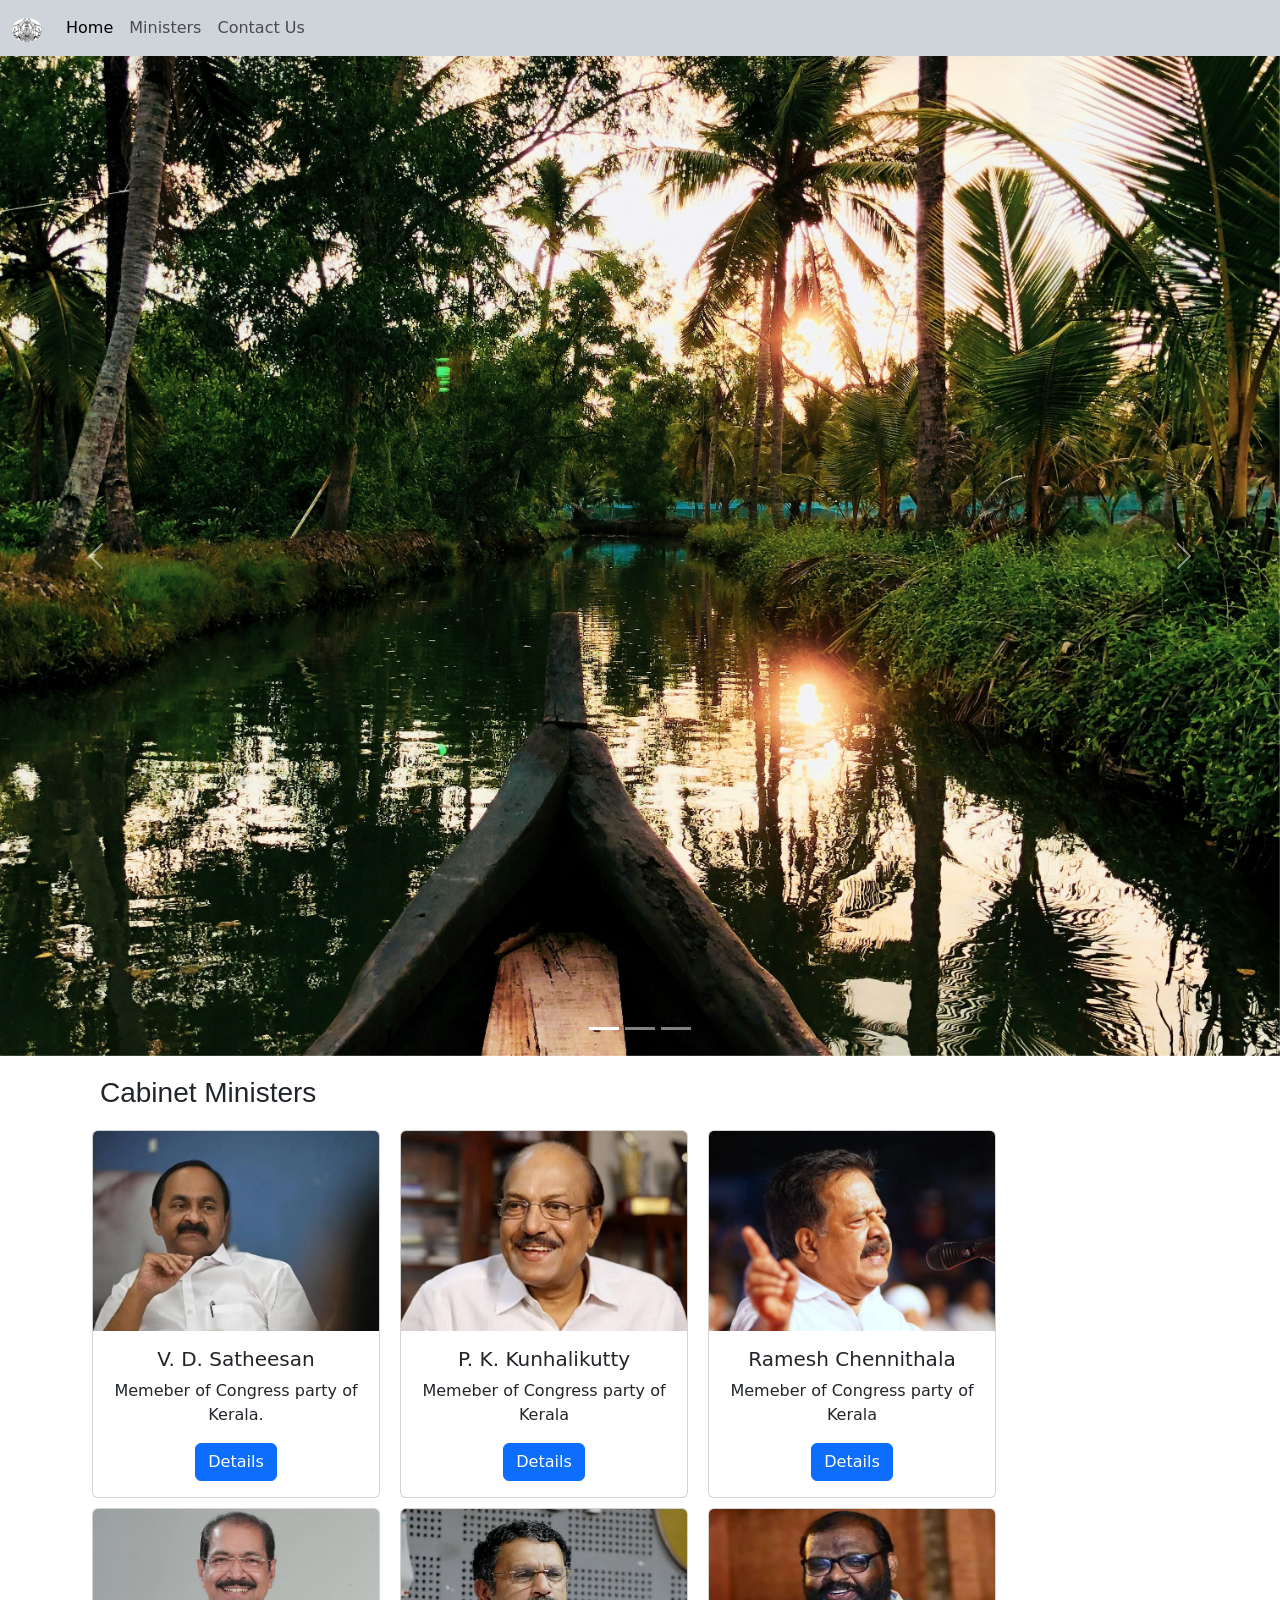
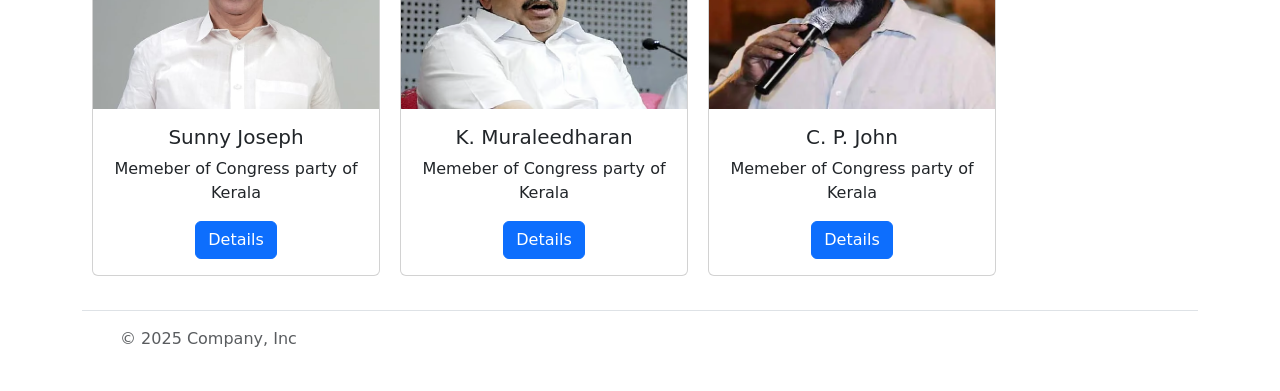
<file: Task/index.html>
<!DOCTYPE html>
<html lang="en">
<head>
    <meta charset="UTF-8">
    <meta name="viewport" content="width=device-width, initial-scale=1.0">
    <link rel="stylesheet" href="styles.css">
     <link href="https://cdn.jsdelivr.net/npm/bootstrap@5.3.8/dist/css/bootstrap.min.css" rel="stylesheet" integrity="sha384-sRIl4kxILFvY47J16cr9ZwB07vP4J8+LH7qKQnuqkuIAvNWLzeN8tE5YBujZqJLB" crossorigin="anonymous">
    <title>Kerala Ministry services</title>
</head>
<body>
<!-- This is the navigation bar -->
<nav class="navbar navbar-expand-lg bg-dark-subtle">    
  <div class="container-fluid">
    <a class="navbar-brand" href="#"><img src="./keralagov.jpg" alt="Bootstrap" width="30" height="24"></a>
        <button class="navbar-toggler" type="button" data-bs-toggle="collapse" data-bs-target="#navbarSupportedContent" aria-controls="navbarSupportedContent" aria-expanded="false" aria-label="Toggle navigation">
            <span class="navbar-toggler-icon"></span>
        </button>
    <div class="collapse navbar-collapse" id="navbarSupportedContent">
      <ul class="navbar-nav me-auto mb-2 mb-lg-0">
        <li class="nav-item">
          <a class="nav-link active" aria-current="page" href="#">Home</a>
        </li>
          <li class="nav-item">
          <a class="nav-link" href="#cabinet-ministers">Ministers</a>
        </li>
           </li>
          <li class="nav-item">
          <a class="nav-link" href="/Task/contactuspage/contactus.html">Contact Us</a>
        </li>
      </ul>      
    </div>
   </div>
</nav> 

<!-- This is the home section, it contains carousal  that displays the images of kerala -->
<div id="carouselExampleIndicators" class="carousel slide">
  <div class="carousel-indicators">
    <button type="button" data-bs-target="#carouselExampleIndicators" data-bs-slide-to="0" class="active" aria-current="true" aria-label="Slide 1"></button>
    <button type="button" data-bs-target="#carouselExampleIndicators" data-bs-slide-to="1" aria-label="Slide 2"></button>
    <button type="button" data-bs-target="#carouselExampleIndicators" data-bs-slide-to="2" aria-label="Slide 3"></button>
  </div>
  <div class="carousel-inner">
    <div class="carousel-item active">
      <img src="./ajmal-mk-pfLyzuGfofY-unsplash.jpg" class="d-block w-100" alt="...">
    </div>
    <div class="carousel-item">
      <img src="./divyanshi-verma-h3SyJYsqYSo-unsplash.jpg" class="d-block w-100" alt="...">
    </div>
    <div class="carousel-item">
      <img src="./navi-lotbFfrhm5Q-unsplash.jpg" class="d-block w-100" alt="...">
    </div>
  </div>
  <button class="carousel-control-prev" type="button" data-bs-target="#carouselExampleIndicators" data-bs-slide="prev">
    <span class="carousel-control-prev-icon" aria-hidden="true"></span>
    <span class="visually-hidden">Previous</span>
  </button>
  <button class="carousel-control-next" type="button" data-bs-target="#carouselExampleIndicators" data-bs-slide="next">
    <span class="carousel-control-next-icon" aria-hidden="true"></span>
    <span class="visually-hidden">Next</span>
  </button>
</div>

<!-- Minister Card -->
 <div id="cabinet-ministers" class="minister-heading">
  <h3>Cabinet Ministers</h3>
 </div>
 <div class="container text-center">
  <div class="row g-0"> 
    <div class="card" style="width: 18rem;">
      <img src="./Ministers/VD satheeshan.webp" class="card-img-top" alt="...">
      <div class="card-body">
        <h5 class="card-title">V. D. Satheesan</h5>
        <p class="card-text">Memeber of Congress party of Kerala.</p>
        <a href="/Task/ministerpage/VDsatheeshan.html" class="btn btn-primary">Details</a>
    </div>
    </div>
    <div class="card" style="width: 18rem;">
  <img src="./Ministers/P. K. Kunhalikutty.webp" class="card-img-top" alt="...">
  <div class="card-body">
    <h5 class="card-title">P. K. Kunhalikutty</h5>
    <p class="card-text">Memeber of Congress party of Kerala</p>
    <a href="/Task/ministerpage/kunhalikutty.html" class="btn btn-primary">Details</a>
  </div>
    </div>
<div class="card" style="width: 18rem;">
  <img src="./Ministers/Chennithala.jpg" class="card-img-top" alt="...">
  <div class="card-body">
    <h5 class="card-title">Ramesh Chennithala</h5>
    <p class="card-text">Memeber of Congress party of Kerala</p>
    <a href="/Task/ministerpage/RameshChennithala.html" class="btn btn-primary">Details</a>
  </div>
</div>
<div class="card" style="width: 18rem;">
  <img src="./Ministers/sunny Joseph.jpg" class="card-img-top" alt="...">
  <div class="card-body">
    <h5 class="card-title">Sunny Joseph</h5>
    <p class="card-text">Memeber of Congress party of Kerala</p>
    <a href="/Task/ministerpage/sunnyjoseph.html" class="btn btn-primary">Details</a>
  </div>
</div>

<div class="card" style="width: 18rem;">
  <img src="./Ministers/Muraleedharan-Congress-750.avif" class="card-img-top" alt="...">
  <div class="card-body">
    <h5 class="card-title">K. Muraleedharan</h5>
    <p class="card-text">Memeber of Congress party of Kerala</p>
    <a href="/Task/ministerpage/muraleedharan.html" class="btn btn-primary">Details</a>
  </div>
</div>
<div class="card" style="width: 18rem;">
  <img src="./Ministers/CP John.webp" class="card-img-top" alt="...">
  <div class="card-body">
    <h5 class="card-title">C. P. John</h5>
    <p class="card-text">Memeber of Congress party of Kerala</p>
    <a href="/Task/ministerpage/cpjohn.html" class="btn btn-primary">Details</a>
  </div>
</div>
  </div>
</div>

<div class="container"> <footer class="d-flex flex-wrap justify-content-between align-items-center py-3 my-4 border-top"> <div class="col-md-4 d-flex align-items-center"> <a href="/" class="mb-3 me-2 mb-md-0 text-body-secondary text-decoration-none lh-1" aria-label="Bootstrap"> <svg class="bi" width="30" height="24" aria-hidden="true"><use xlink:href="#bootstrap"></use></svg> </a> <span class="mb-3 mb-md-0 text-body-secondary">© 2025 Company, Inc</span> </div> <ul class="nav col-md-4 justify-content-end list-unstyled d-flex"> <li class="ms-3"><a class="text-body-secondary" href="#" aria-label="Instagram"><svg class="bi" width="24" height="24" aria-hidden="true"><use xlink:href="#instagram"></use></svg></a></li> <li class="ms-3"><a class="text-body-secondary" href="#" aria-label="Facebook"><svg class="bi" width="24" height="24"><use xlink:href="#facebook"></use></svg></a></li> </ul> </footer> </div>































 <script src="https://cdn.jsdelivr.net/npm/bootstrap@5.3.8/dist/js/bootstrap.bundle.min.js" integrity="sha384-FKyoEForCGlyvwx9Hj09JcYn3nv7wiPVlz7YYwJrWVcXK/BmnVDxM+D2scQbITxI" crossorigin="anonymous"></script>
</body>
</html>
</file>
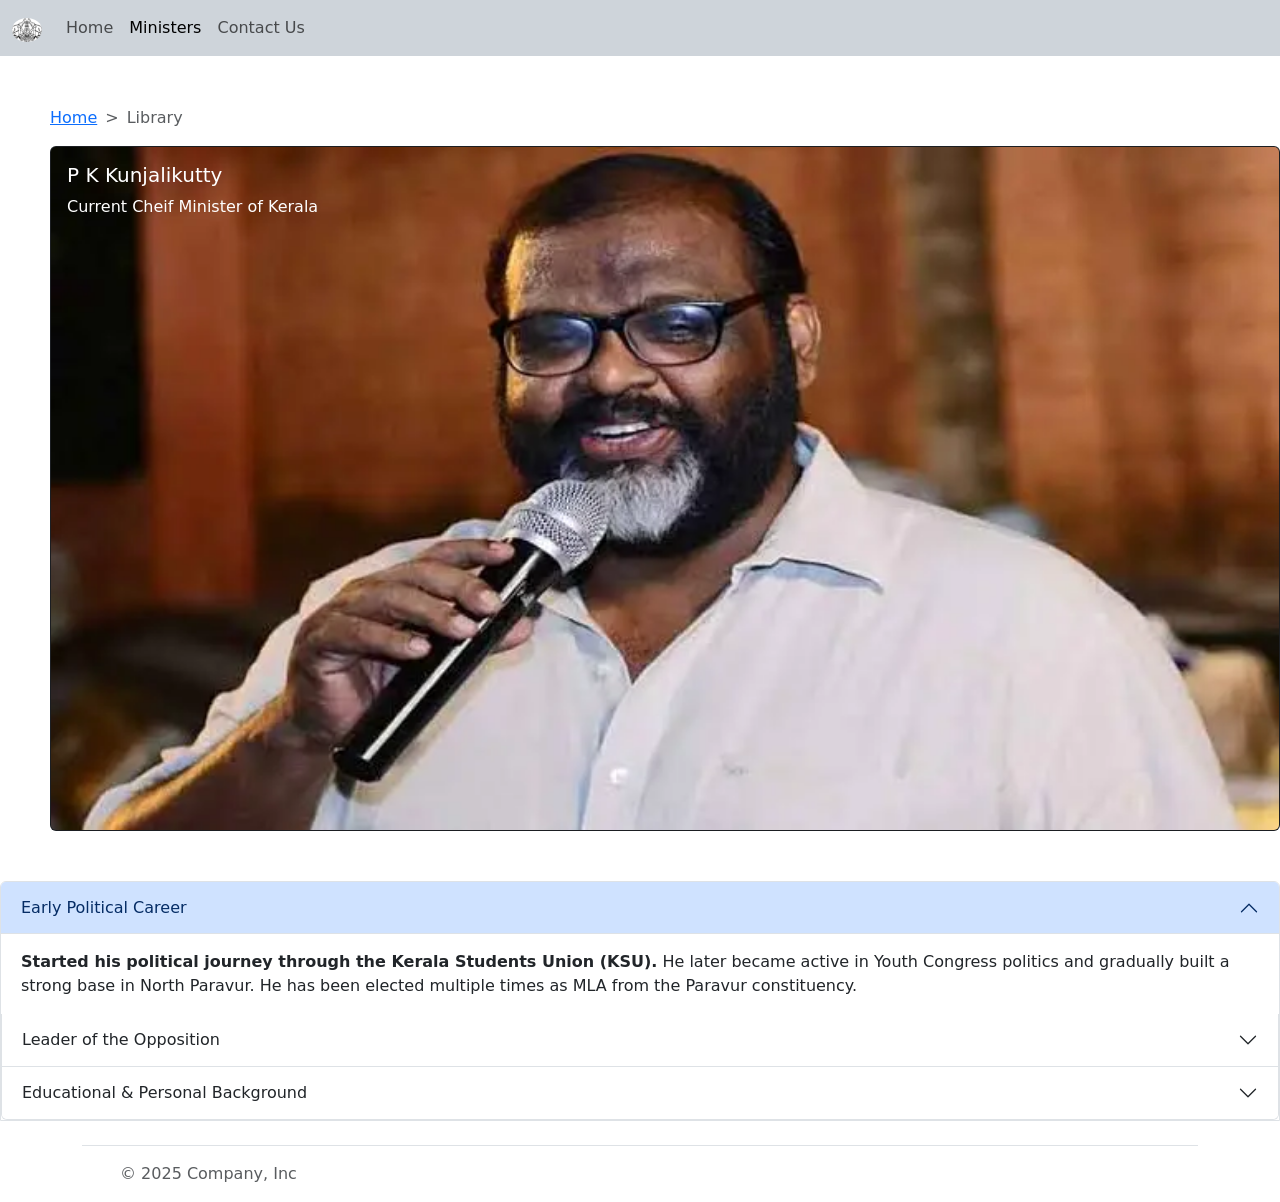
<file: Task/ministerpage/cpjohn.html>
<!DOCTYPE html>
<html lang="en">
<head>
    <meta charset="UTF-8">
    <meta name="viewport" content="width=device-width, initial-scale=1.0">
   <link href="https://cdn.jsdelivr.net/npm/bootstrap@5.3.8/dist/css/bootstrap.min.css" rel="stylesheet" integrity="sha384-sRIl4kxILFvY47J16cr9ZwB07vP4J8+LH7qKQnuqkuIAvNWLzeN8tE5YBujZqJLB" crossorigin="anonymous">
   <link rel="stylesheet" href="./style.css"> 
   <title>Kunhalikutty</title>
</head>
<body>
    
<!-- nav bar -->
 <nav class="navbar navbar-expand-lg bg-dark-subtle">    
  <div class="container-fluid">
    <a class="navbar-brand" href="#"><img src="/Task/keralagov.jpg" alt="Bootstrap" width="30" height="24"></a>
        <button class="navbar-toggler" type="button" data-bs-toggle="collapse" data-bs-target="#navbarSupportedContent" aria-controls="navbarSupportedContent" aria-expanded="false" aria-label="Toggle navigation">
            <span class="navbar-toggler-icon"></span>
        </button>
    <div class="collapse navbar-collapse" id="navbarSupportedContent">
      <ul class="navbar-nav me-auto mb-2 mb-lg-0">
        <li class="nav-item">
          <a class="nav-link " aria-current="page" href="#">Home</a>
        </li>
          <li class="nav-item">
          <a class="nav-link active" href="#">Ministers</a>
        </li>
           </li>
          <li class="nav-item">
          <a class="nav-link" href="/Task/contactuspage/contactus.html">Contact Us</a>
        </li>
      </ul>      
    </div>
   </div>
</nav> 
<!-- breadcrumbs -->
 <nav class="bread-crumb" style="--bs-breadcrumb-divider: '>';" aria-label="breadcrumb">
  <ol class="breadcrumb">
    <li class="breadcrumb-item"><a href="/Task/index.html">Home</a></li>
    <li class="breadcrumb-item active" aria-current="page">Library</li>
  </ol>
</nav>
<!-- Minister Information -->
 <div class="card text-bg-dark">
  <img src="/Task/Ministers/CP John.webp" class="card-img" alt="...">
  <div class="card-img-overlay">
    <h5 class="card-title">P K Kunjalikutty</h5>
    <p class="card-text">Current Cheif Minister of Kerala</p>
    
  </div>
</div>
<!-- Information -->
 <div class="accordion" id="accordionExample">
  <div class="accordion-item">
    <h2 class="accordion-header">
      <button class="accordion-button" type="button" data-bs-toggle="collapse" data-bs-target="#collapseOne" aria-expanded="true" aria-controls="collapseOne">
       Early Political Career
      </button>
    </h2>
    <div id="collapseOne" class="accordion-collapse collapse show" data-bs-parent="#accordionExample">
      <div class="accordion-body">
        <strong>Started his political journey through the Kerala Students Union (KSU).</strong> He later became active in Youth Congress politics and gradually built a strong base in North Paravur. He has been elected multiple times as MLA from the Paravur constituency.
    </div>
  </div>
  <div class="accordion-item">
    <h2 class="accordion-header">
      <button class="accordion-button collapsed" type="button" data-bs-toggle="collapse" data-bs-target="#collapseTwo" aria-expanded="false" aria-controls="collapseTwo">
        Leader of the Opposition
      </button>
    </h2>
    <div id="collapseTwo" class="accordion-collapse collapse" data-bs-parent="#accordionExample">
      <div class="accordion-body">
        <strong>Before becoming Chief Minister, V. D. Satheesan served as the Leader of the Opposition in the Kerala Legislative Assembly.</strong> He became known for aggressive debates against the LDF government, especially on corruption allegations, governance failures, and administrative transparency.
      </div>
    </div>
  </div>
  <div class="accordion-item">
    <h2 class="accordion-header">
      <button class="accordion-button collapsed" type="button" data-bs-toggle="collapse" data-bs-target="#collapseThree" aria-expanded="false" aria-controls="collapseThree">
        Educational & Personal Background
      </button>
    </h2>
    <div id="collapseThree" class="accordion-collapse collapse" data-bs-parent="#accordionExample">
      <div class="accordion-body">
        <strong>V. D. Satheesan was born in Ernakulam district, Kerala.</strong> He studied law and has a background in student activism. He is widely recognized for his strong oratory skills and structured parliamentary debates, which significantly increased his visibility in Kerala politics.
      </div>
    </div>
  </div>
</div>
<div class="container"> <footer class="d-flex flex-wrap justify-content-between align-items-center py-3 my-4 border-top"> <div class="col-md-4 d-flex align-items-center"> <a href="/" class="mb-3 me-2 mb-md-0 text-body-secondary text-decoration-none lh-1" aria-label="Bootstrap"> <svg class="bi" width="30" height="24" aria-hidden="true"><use xlink:href="#bootstrap"></use></svg> </a> <span class="mb-3 mb-md-0 text-body-secondary">© 2025 Company, Inc</span> </div> <ul class="nav col-md-4 justify-content-end list-unstyled d-flex"> <li class="ms-3"><a class="text-body-secondary" href="#" aria-label="Instagram"><svg class="bi" width="24" height="24" aria-hidden="true"><use xlink:href="#instagram"></use></svg></a></li> <li class="ms-3"><a class="text-body-secondary" href="#" aria-label="Facebook"><svg class="bi" width="24" height="24"><use xlink:href="#facebook"></use></svg></a></li> </ul> </footer> </div>



   <script src="https://cdn.jsdelivr.net/npm/bootstrap@5.3.8/dist/js/bootstrap.bundle.min.js" integrity="sha384-FKyoEForCGlyvwx9Hj09JcYn3nv7wiPVlz7YYwJrWVcXK/BmnVDxM+D2scQbITxI" crossorigin="anonymous"></script> 
</body>
</html>
</file>
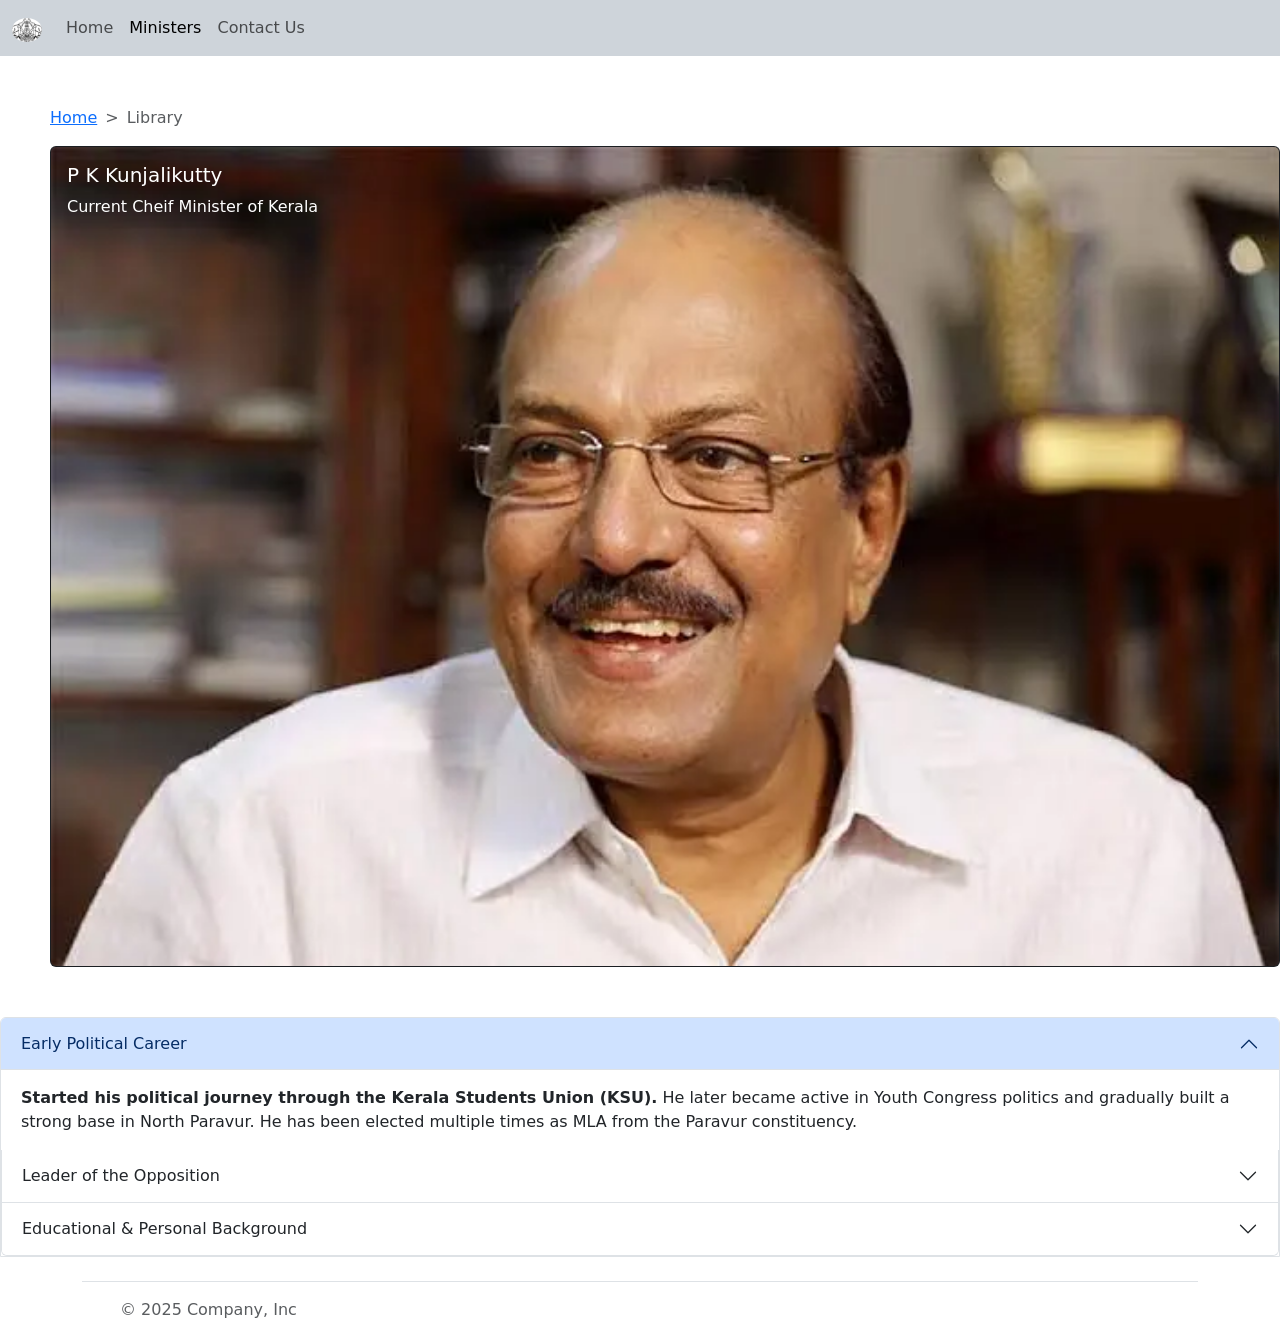
<file: Task/ministerpage/kunhalikutty.html>
<!DOCTYPE html>
<html lang="en">
<head>
    <meta charset="UTF-8">
    <meta name="viewport" content="width=device-width, initial-scale=1.0">
   <link href="https://cdn.jsdelivr.net/npm/bootstrap@5.3.8/dist/css/bootstrap.min.css" rel="stylesheet" integrity="sha384-sRIl4kxILFvY47J16cr9ZwB07vP4J8+LH7qKQnuqkuIAvNWLzeN8tE5YBujZqJLB" crossorigin="anonymous">
   <link rel="stylesheet" href="./style.css"> 
   <title>Kunhalikutty</title>
</head>
<body>
    
<!-- nav bar -->
 <nav class="navbar navbar-expand-lg bg-dark-subtle">    
  <div class="container-fluid">
    <a class="navbar-brand" href="#"><img src="/Task/keralagov.jpg" alt="Bootstrap" width="30" height="24"></a>
        <button class="navbar-toggler" type="button" data-bs-toggle="collapse" data-bs-target="#navbarSupportedContent" aria-controls="navbarSupportedContent" aria-expanded="false" aria-label="Toggle navigation">
            <span class="navbar-toggler-icon"></span>
        </button>
    <div class="collapse navbar-collapse" id="navbarSupportedContent">
      <ul class="navbar-nav me-auto mb-2 mb-lg-0">
        <li class="nav-item">
          <a class="nav-link " aria-current="page" href="#">Home</a>
        </li>
          <li class="nav-item">
          <a class="nav-link active" href="#">Ministers</a>
        </li>
           </li>
          <li class="nav-item">
          <a class="nav-link" href="/Task/contactuspage/contactus.html">Contact Us</a>
        </li>
      </ul>      
    </div>
   </div>
</nav> 
<!-- breadcrumbs -->
 <nav class="bread-crumb" style="--bs-breadcrumb-divider: '>';" aria-label="breadcrumb">
  <ol class="breadcrumb">
    <li class="breadcrumb-item"><a href="/Task/index.html">Home</a></li>
    <li class="breadcrumb-item active" aria-current="page">Library</li>
  </ol>
</nav>
<!-- Minister Information -->
 <div class="card text-bg-dark">
  <img src="/Task/Ministers/P. K. Kunhalikutty.webp" class="card-img" alt="...">
  <div class="card-img-overlay">
    <h5 class="card-title">P K Kunjalikutty</h5>
    <p class="card-text">Current Cheif Minister of Kerala</p>
    
  </div>
</div>
<!-- Information -->
 <div class="accordion" id="accordionExample">
  <div class="accordion-item">
    <h2 class="accordion-header">
      <button class="accordion-button" type="button" data-bs-toggle="collapse" data-bs-target="#collapseOne" aria-expanded="true" aria-controls="collapseOne">
       Early Political Career
      </button>
    </h2>
    <div id="collapseOne" class="accordion-collapse collapse show" data-bs-parent="#accordionExample">
      <div class="accordion-body">
        <strong>Started his political journey through the Kerala Students Union (KSU).</strong> He later became active in Youth Congress politics and gradually built a strong base in North Paravur. He has been elected multiple times as MLA from the Paravur constituency.
    </div>
  </div>
  <div class="accordion-item">
    <h2 class="accordion-header">
      <button class="accordion-button collapsed" type="button" data-bs-toggle="collapse" data-bs-target="#collapseTwo" aria-expanded="false" aria-controls="collapseTwo">
        Leader of the Opposition
      </button>
    </h2>
    <div id="collapseTwo" class="accordion-collapse collapse" data-bs-parent="#accordionExample">
      <div class="accordion-body">
        <strong>Before becoming Chief Minister, V. D. Satheesan served as the Leader of the Opposition in the Kerala Legislative Assembly.</strong> He became known for aggressive debates against the LDF government, especially on corruption allegations, governance failures, and administrative transparency.
      </div>
    </div>
  </div>
  <div class="accordion-item">
    <h2 class="accordion-header">
      <button class="accordion-button collapsed" type="button" data-bs-toggle="collapse" data-bs-target="#collapseThree" aria-expanded="false" aria-controls="collapseThree">
        Educational & Personal Background
      </button>
    </h2>
    <div id="collapseThree" class="accordion-collapse collapse" data-bs-parent="#accordionExample">
      <div class="accordion-body">
        <strong>V. D. Satheesan was born in Ernakulam district, Kerala.</strong> He studied law and has a background in student activism. He is widely recognized for his strong oratory skills and structured parliamentary debates, which significantly increased his visibility in Kerala politics.
      </div>
    </div>
  </div>
</div>
<div class="container"> <footer class="d-flex flex-wrap justify-content-between align-items-center py-3 my-4 border-top"> <div class="col-md-4 d-flex align-items-center"> <a href="/" class="mb-3 me-2 mb-md-0 text-body-secondary text-decoration-none lh-1" aria-label="Bootstrap"> <svg class="bi" width="30" height="24" aria-hidden="true"><use xlink:href="#bootstrap"></use></svg> </a> <span class="mb-3 mb-md-0 text-body-secondary">© 2025 Company, Inc</span> </div> <ul class="nav col-md-4 justify-content-end list-unstyled d-flex"> <li class="ms-3"><a class="text-body-secondary" href="#" aria-label="Instagram"><svg class="bi" width="24" height="24" aria-hidden="true"><use xlink:href="#instagram"></use></svg></a></li> <li class="ms-3"><a class="text-body-secondary" href="#" aria-label="Facebook"><svg class="bi" width="24" height="24"><use xlink:href="#facebook"></use></svg></a></li> </ul> </footer> </div>



   <script src="https://cdn.jsdelivr.net/npm/bootstrap@5.3.8/dist/js/bootstrap.bundle.min.js" integrity="sha384-FKyoEForCGlyvwx9Hj09JcYn3nv7wiPVlz7YYwJrWVcXK/BmnVDxM+D2scQbITxI" crossorigin="anonymous"></script> 
</body>
</html>
</file>
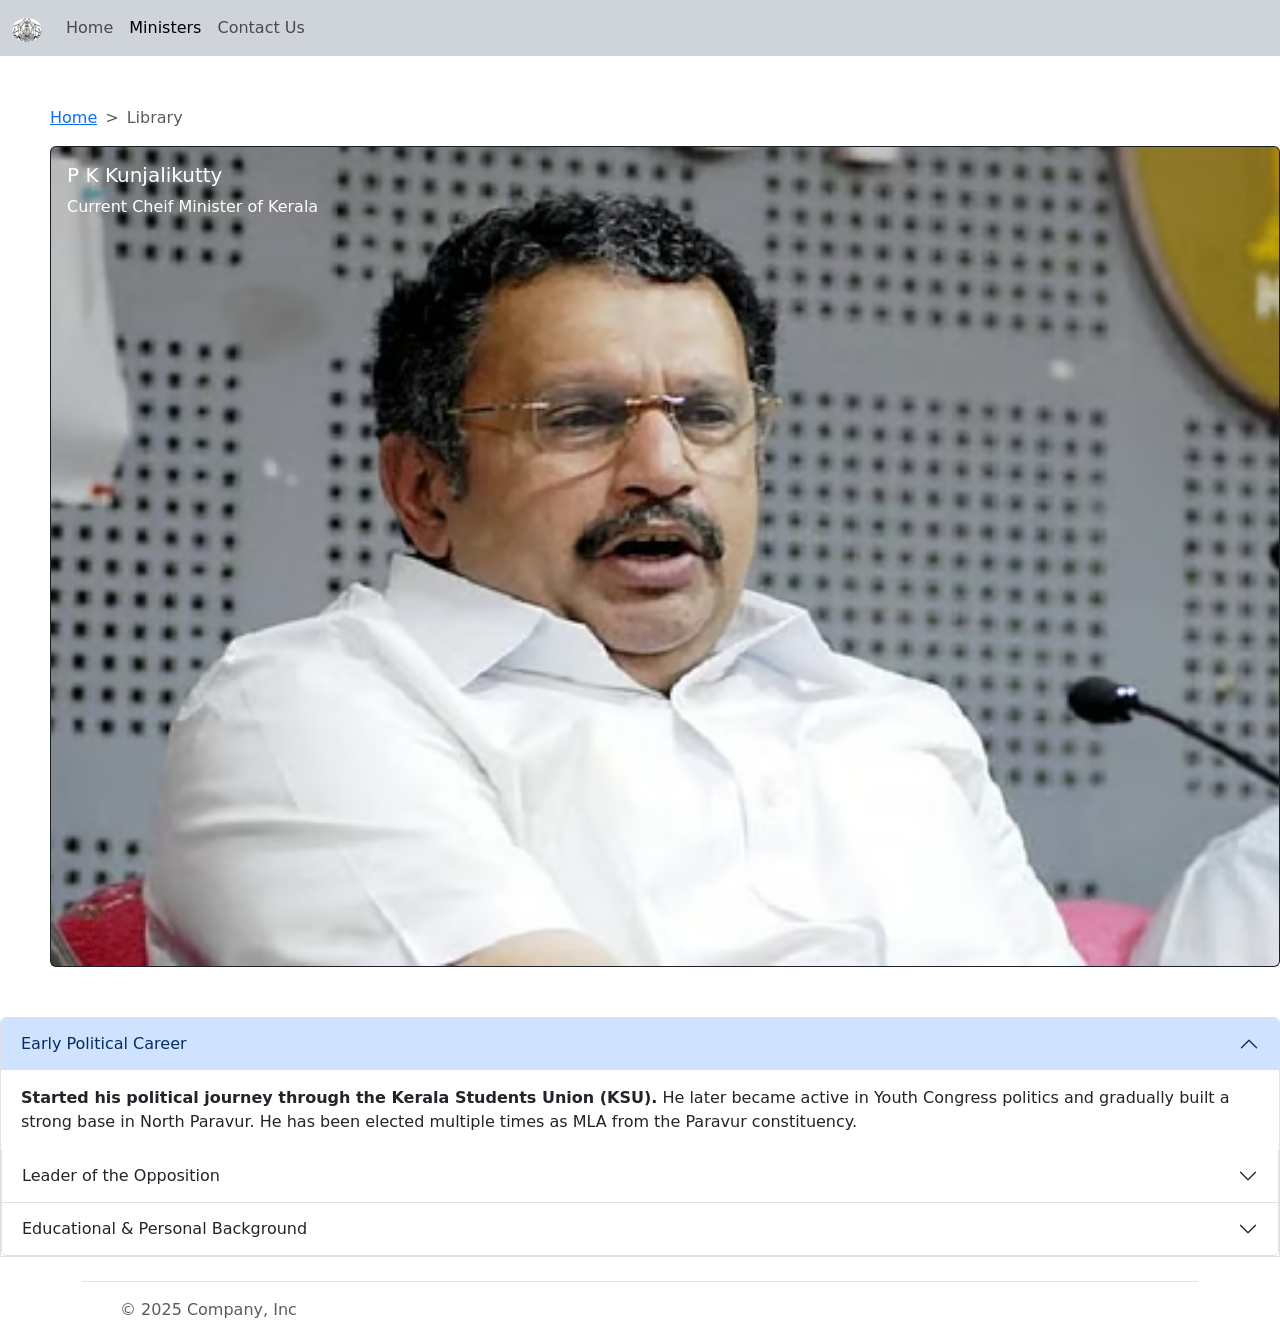
<file: Task/ministerpage/muraleedharan.html>
<!DOCTYPE html>
<html lang="en">
<head>
    <meta charset="UTF-8">
    <meta name="viewport" content="width=device-width, initial-scale=1.0">
   <link href="https://cdn.jsdelivr.net/npm/bootstrap@5.3.8/dist/css/bootstrap.min.css" rel="stylesheet" integrity="sha384-sRIl4kxILFvY47J16cr9ZwB07vP4J8+LH7qKQnuqkuIAvNWLzeN8tE5YBujZqJLB" crossorigin="anonymous">
   <link rel="stylesheet" href="./style.css"> 
   <title>Kunhalikutty</title>
</head>
<body>
    
<!-- nav bar -->
 <nav class="navbar navbar-expand-lg bg-dark-subtle">    
  <div class="container-fluid">
    <a class="navbar-brand" href="#"><img src="/Task/keralagov.jpg" alt="Bootstrap" width="30" height="24"></a>
        <button class="navbar-toggler" type="button" data-bs-toggle="collapse" data-bs-target="#navbarSupportedContent" aria-controls="navbarSupportedContent" aria-expanded="false" aria-label="Toggle navigation">
            <span class="navbar-toggler-icon"></span>
        </button>
    <div class="collapse navbar-collapse" id="navbarSupportedContent">
      <ul class="navbar-nav me-auto mb-2 mb-lg-0">
        <li class="nav-item">
          <a class="nav-link " aria-current="page" href="#">Home</a>
        </li>
          <li class="nav-item">
          <a class="nav-link active" href="#">Ministers</a>
        </li>
           </li>
          <li class="nav-item">
          <a class="nav-link" href="/Task/contactuspage/contactus.html">Contact Us</a>
        </li>
      </ul>      
    </div>
   </div>
</nav> 
<!-- breadcrumbs -->
 <nav class="bread-crumb" style="--bs-breadcrumb-divider: '>';" aria-label="breadcrumb">
  <ol class="breadcrumb">
    <li class="breadcrumb-item"><a href="/Task/index.html">Home</a></li>
    <li class="breadcrumb-item active" aria-current="page">Library</li>
  </ol>
</nav>
<!-- Minister Information -->
 <div class="card text-bg-dark">
  <img src="/Task/Ministers/Muraleedharan-Congress-750.avif" class="card-img" alt="...">
  <div class="card-img-overlay">
    <h5 class="card-title">P K Kunjalikutty</h5>
    <p class="card-text">Current Cheif Minister of Kerala</p>
    
  </div>
</div>
<!-- Information -->
 <div class="accordion" id="accordionExample">
  <div class="accordion-item">
    <h2 class="accordion-header">
      <button class="accordion-button" type="button" data-bs-toggle="collapse" data-bs-target="#collapseOne" aria-expanded="true" aria-controls="collapseOne">
       Early Political Career
      </button>
    </h2>
    <div id="collapseOne" class="accordion-collapse collapse show" data-bs-parent="#accordionExample">
      <div class="accordion-body">
        <strong>Started his political journey through the Kerala Students Union (KSU).</strong> He later became active in Youth Congress politics and gradually built a strong base in North Paravur. He has been elected multiple times as MLA from the Paravur constituency.
    </div>
  </div>
  <div class="accordion-item">
    <h2 class="accordion-header">
      <button class="accordion-button collapsed" type="button" data-bs-toggle="collapse" data-bs-target="#collapseTwo" aria-expanded="false" aria-controls="collapseTwo">
        Leader of the Opposition
      </button>
    </h2>
    <div id="collapseTwo" class="accordion-collapse collapse" data-bs-parent="#accordionExample">
      <div class="accordion-body">
        <strong>Before becoming Chief Minister, V. D. Satheesan served as the Leader of the Opposition in the Kerala Legislative Assembly.</strong> He became known for aggressive debates against the LDF government, especially on corruption allegations, governance failures, and administrative transparency.
      </div>
    </div>
  </div>
  <div class="accordion-item">
    <h2 class="accordion-header">
      <button class="accordion-button collapsed" type="button" data-bs-toggle="collapse" data-bs-target="#collapseThree" aria-expanded="false" aria-controls="collapseThree">
        Educational & Personal Background
      </button>
    </h2>
    <div id="collapseThree" class="accordion-collapse collapse" data-bs-parent="#accordionExample">
      <div class="accordion-body">
        <strong>V. D. Satheesan was born in Ernakulam district, Kerala.</strong> He studied law and has a background in student activism. He is widely recognized for his strong oratory skills and structured parliamentary debates, which significantly increased his visibility in Kerala politics.
      </div>
    </div>
  </div>
</div>
<div class="container"> <footer class="d-flex flex-wrap justify-content-between align-items-center py-3 my-4 border-top"> <div class="col-md-4 d-flex align-items-center"> <a href="/" class="mb-3 me-2 mb-md-0 text-body-secondary text-decoration-none lh-1" aria-label="Bootstrap"> <svg class="bi" width="30" height="24" aria-hidden="true"><use xlink:href="#bootstrap"></use></svg> </a> <span class="mb-3 mb-md-0 text-body-secondary">© 2025 Company, Inc</span> </div> <ul class="nav col-md-4 justify-content-end list-unstyled d-flex"> <li class="ms-3"><a class="text-body-secondary" href="#" aria-label="Instagram"><svg class="bi" width="24" height="24" aria-hidden="true"><use xlink:href="#instagram"></use></svg></a></li> <li class="ms-3"><a class="text-body-secondary" href="#" aria-label="Facebook"><svg class="bi" width="24" height="24"><use xlink:href="#facebook"></use></svg></a></li> </ul> </footer> </div>



   <script src="https://cdn.jsdelivr.net/npm/bootstrap@5.3.8/dist/js/bootstrap.bundle.min.js" integrity="sha384-FKyoEForCGlyvwx9Hj09JcYn3nv7wiPVlz7YYwJrWVcXK/BmnVDxM+D2scQbITxI" crossorigin="anonymous"></script> 
</body>
</html>
</file>
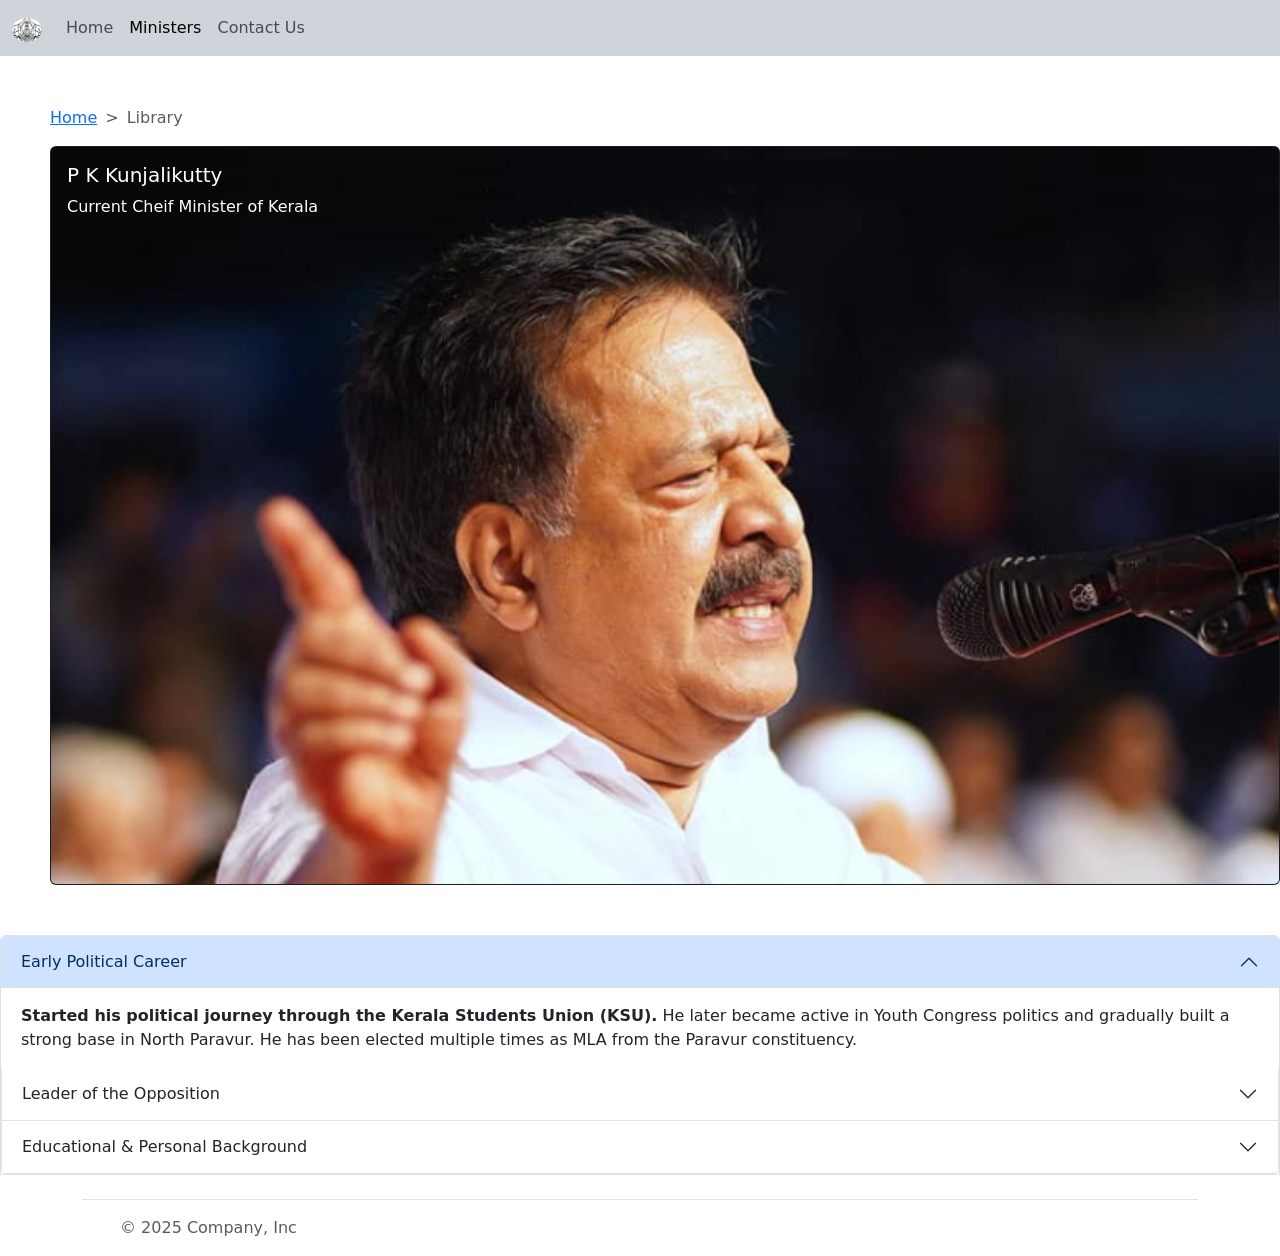
<file: Task/ministerpage/RameshChennithala.html>
<!DOCTYPE html>
<html lang="en">
<head>
    <meta charset="UTF-8">
    <meta name="viewport" content="width=device-width, initial-scale=1.0">
   <link href="https://cdn.jsdelivr.net/npm/bootstrap@5.3.8/dist/css/bootstrap.min.css" rel="stylesheet" integrity="sha384-sRIl4kxILFvY47J16cr9ZwB07vP4J8+LH7qKQnuqkuIAvNWLzeN8tE5YBujZqJLB" crossorigin="anonymous">
   <link rel="stylesheet" href="./style.css"> 
   <title>Kunhalikutty</title>
</head>
<body>
    
<!-- nav bar -->
 <nav class="navbar navbar-expand-lg bg-dark-subtle">    
  <div class="container-fluid">
    <a class="navbar-brand" href="#"><img src="/Task/keralagov.jpg" alt="Bootstrap" width="30" height="24"></a>
        <button class="navbar-toggler" type="button" data-bs-toggle="collapse" data-bs-target="#navbarSupportedContent" aria-controls="navbarSupportedContent" aria-expanded="false" aria-label="Toggle navigation">
            <span class="navbar-toggler-icon"></span>
        </button>
    <div class="collapse navbar-collapse" id="navbarSupportedContent">
      <ul class="navbar-nav me-auto mb-2 mb-lg-0">
        <li class="nav-item">
          <a class="nav-link " aria-current="page" href="#">Home</a>
        </li>
          <li class="nav-item">
          <a class="nav-link active" href="#">Ministers</a>
        </li>
           </li>
          <li class="nav-item">
          <a class="nav-link" href="/Task/contactuspage/contactus.html">Contact Us</a>
        </li>
      </ul>      
    </div>
   </div>
</nav> 
<!-- breadcrumbs -->
 <nav class="bread-crumb" style="--bs-breadcrumb-divider: '>';" aria-label="breadcrumb">
  <ol class="breadcrumb">
    <li class="breadcrumb-item"><a href="/Task/index.html">Home</a></li>
    <li class="breadcrumb-item active" aria-current="page">Library</li>
  </ol>
</nav>
<!-- Minister Information -->
 <div class="card text-bg-dark">
  <img src="/Task/Ministers/Chennithala.jpg" class="card-img" alt="...">
  <div class="card-img-overlay">
    <h5 class="card-title">P K Kunjalikutty</h5>
    <p class="card-text">Current Cheif Minister of Kerala</p>
    
  </div>
</div>
<!-- Information -->
 <div class="accordion" id="accordionExample">
  <div class="accordion-item">
    <h2 class="accordion-header">
      <button class="accordion-button" type="button" data-bs-toggle="collapse" data-bs-target="#collapseOne" aria-expanded="true" aria-controls="collapseOne">
       Early Political Career
      </button>
    </h2>
    <div id="collapseOne" class="accordion-collapse collapse show" data-bs-parent="#accordionExample">
      <div class="accordion-body">
        <strong>Started his political journey through the Kerala Students Union (KSU).</strong> He later became active in Youth Congress politics and gradually built a strong base in North Paravur. He has been elected multiple times as MLA from the Paravur constituency.
    </div>
  </div>
  <div class="accordion-item">
    <h2 class="accordion-header">
      <button class="accordion-button collapsed" type="button" data-bs-toggle="collapse" data-bs-target="#collapseTwo" aria-expanded="false" aria-controls="collapseTwo">
        Leader of the Opposition
      </button>
    </h2>
    <div id="collapseTwo" class="accordion-collapse collapse" data-bs-parent="#accordionExample">
      <div class="accordion-body">
        <strong>Before becoming Chief Minister, V. D. Satheesan served as the Leader of the Opposition in the Kerala Legislative Assembly.</strong> He became known for aggressive debates against the LDF government, especially on corruption allegations, governance failures, and administrative transparency.
      </div>
    </div>
  </div>
  <div class="accordion-item">
    <h2 class="accordion-header">
      <button class="accordion-button collapsed" type="button" data-bs-toggle="collapse" data-bs-target="#collapseThree" aria-expanded="false" aria-controls="collapseThree">
        Educational & Personal Background
      </button>
    </h2>
    <div id="collapseThree" class="accordion-collapse collapse" data-bs-parent="#accordionExample">
      <div class="accordion-body">
        <strong>V. D. Satheesan was born in Ernakulam district, Kerala.</strong> He studied law and has a background in student activism. He is widely recognized for his strong oratory skills and structured parliamentary debates, which significantly increased his visibility in Kerala politics.
      </div>
    </div>
  </div>
</div>
<div class="container"> <footer class="d-flex flex-wrap justify-content-between align-items-center py-3 my-4 border-top"> <div class="col-md-4 d-flex align-items-center"> <a href="/" class="mb-3 me-2 mb-md-0 text-body-secondary text-decoration-none lh-1" aria-label="Bootstrap"> <svg class="bi" width="30" height="24" aria-hidden="true"><use xlink:href="#bootstrap"></use></svg> </a> <span class="mb-3 mb-md-0 text-body-secondary">© 2025 Company, Inc</span> </div> <ul class="nav col-md-4 justify-content-end list-unstyled d-flex"> <li class="ms-3"><a class="text-body-secondary" href="#" aria-label="Instagram"><svg class="bi" width="24" height="24" aria-hidden="true"><use xlink:href="#instagram"></use></svg></a></li> <li class="ms-3"><a class="text-body-secondary" href="#" aria-label="Facebook"><svg class="bi" width="24" height="24"><use xlink:href="#facebook"></use></svg></a></li> </ul> </footer> </div>



   <script src="https://cdn.jsdelivr.net/npm/bootstrap@5.3.8/dist/js/bootstrap.bundle.min.js" integrity="sha384-FKyoEForCGlyvwx9Hj09JcYn3nv7wiPVlz7YYwJrWVcXK/BmnVDxM+D2scQbITxI" crossorigin="anonymous"></script> 
</body>
</html>
</file>
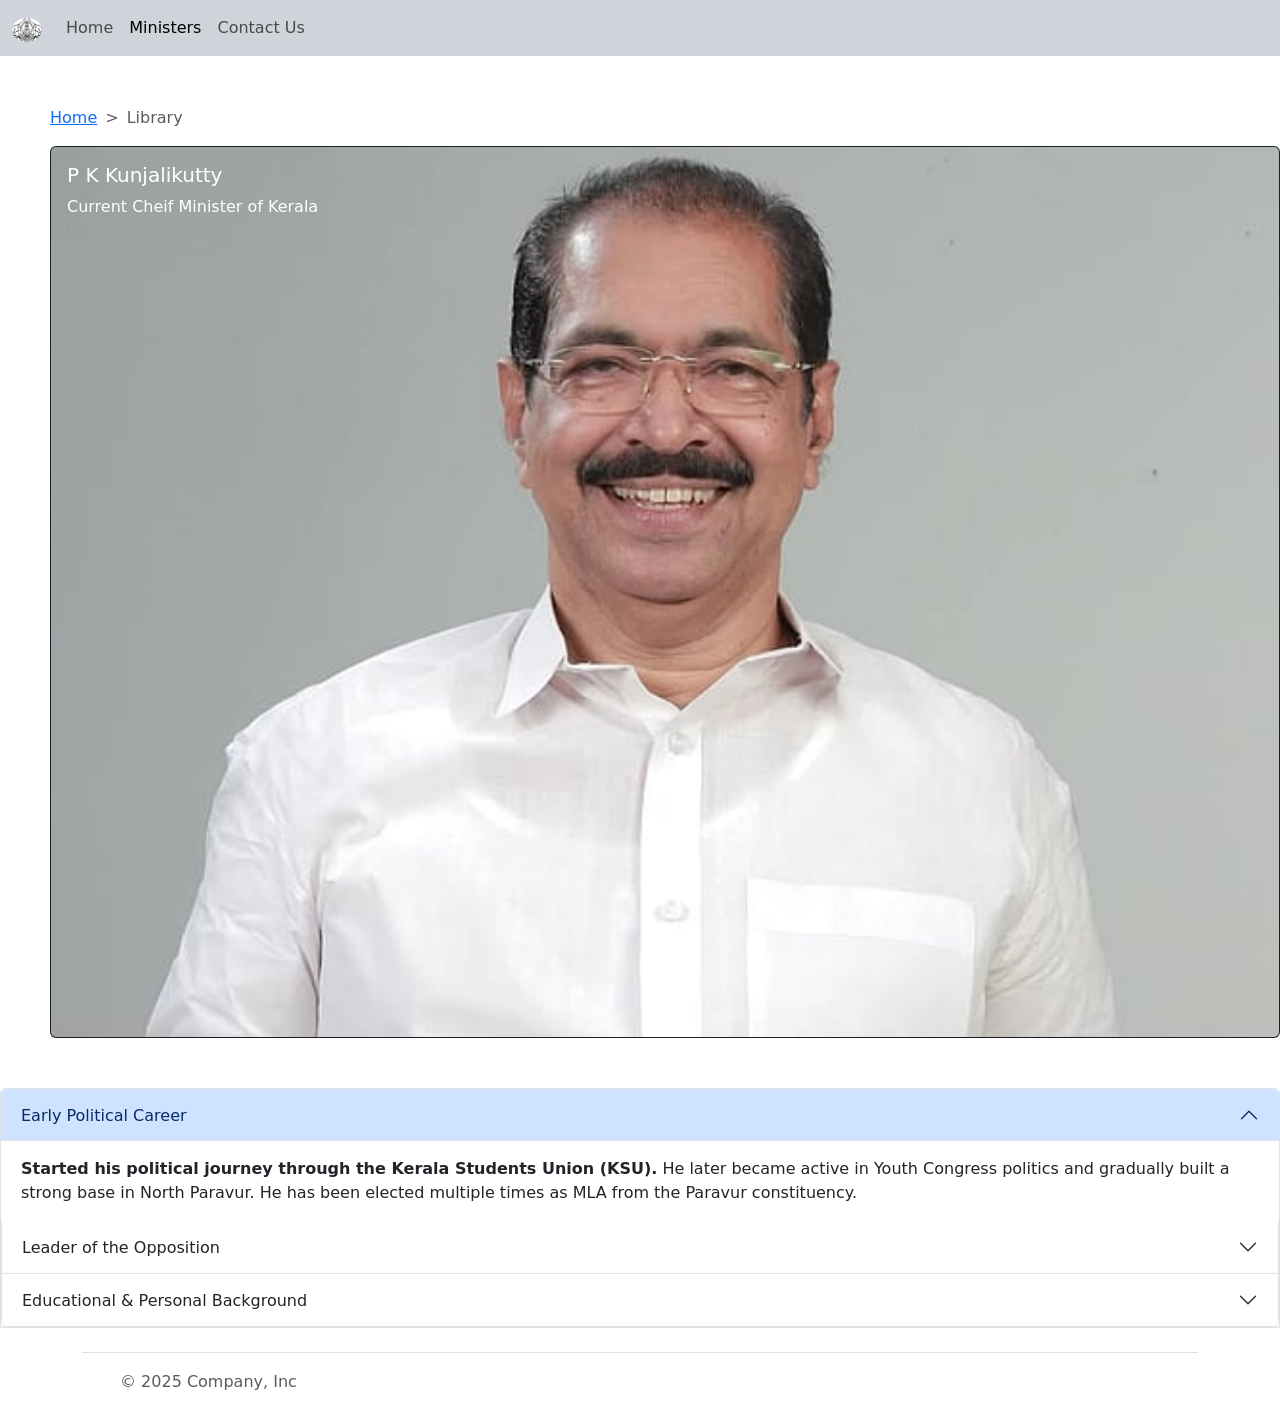
<file: Task/ministerpage/sunnyjoseph.html>
<!DOCTYPE html>
<html lang="en">
<head>
    <meta charset="UTF-8">
    <meta name="viewport" content="width=device-width, initial-scale=1.0">
   <link href="https://cdn.jsdelivr.net/npm/bootstrap@5.3.8/dist/css/bootstrap.min.css" rel="stylesheet" integrity="sha384-sRIl4kxILFvY47J16cr9ZwB07vP4J8+LH7qKQnuqkuIAvNWLzeN8tE5YBujZqJLB" crossorigin="anonymous">
   <link rel="stylesheet" href="./style.css"> 
   <title>Kunhalikutty</title>
</head>
<body>
    
<!-- nav bar -->
 <nav class="navbar navbar-expand-lg bg-dark-subtle">    
  <div class="container-fluid">
    <a class="navbar-brand" href="#"><img src="/Task/keralagov.jpg" alt="Bootstrap" width="30" height="24"></a>
        <button class="navbar-toggler" type="button" data-bs-toggle="collapse" data-bs-target="#navbarSupportedContent" aria-controls="navbarSupportedContent" aria-expanded="false" aria-label="Toggle navigation">
            <span class="navbar-toggler-icon"></span>
        </button>
    <div class="collapse navbar-collapse" id="navbarSupportedContent">
      <ul class="navbar-nav me-auto mb-2 mb-lg-0">
        <li class="nav-item">
          <a class="nav-link " aria-current="page" href="#">Home</a>
        </li>
          <li class="nav-item">
          <a class="nav-link active" href="#">Ministers</a>
        </li>
           </li>
          <li class="nav-item">
          <a class="nav-link" href="/Task/contactuspage/contactus.html">Contact Us</a>
        </li>
      </ul>      
    </div>
   </div>
</nav> 
<!-- breadcrumbs -->
 <nav class="bread-crumb" style="--bs-breadcrumb-divider: '>';" aria-label="breadcrumb">
  <ol class="breadcrumb">
    <li class="breadcrumb-item"><a href="/Task/index.html">Home</a></li>
    <li class="breadcrumb-item active" aria-current="page">Library</li>
  </ol>
</nav>
<!-- Minister Information -->
 <div class="card text-bg-dark">
  <img src="/Task/Ministers/sunny Joseph.jpg" class="card-img" alt="...">
  <div class="card-img-overlay">
    <h5 class="card-title">P K Kunjalikutty</h5>
    <p class="card-text">Current Cheif Minister of Kerala</p>
    
  </div>
</div>
<!-- Information -->
 <div class="accordion" id="accordionExample">
  <div class="accordion-item">
    <h2 class="accordion-header">
      <button class="accordion-button" type="button" data-bs-toggle="collapse" data-bs-target="#collapseOne" aria-expanded="true" aria-controls="collapseOne">
       Early Political Career
      </button>
    </h2>
    <div id="collapseOne" class="accordion-collapse collapse show" data-bs-parent="#accordionExample">
      <div class="accordion-body">
        <strong>Started his political journey through the Kerala Students Union (KSU).</strong> He later became active in Youth Congress politics and gradually built a strong base in North Paravur. He has been elected multiple times as MLA from the Paravur constituency.
    </div>
  </div>
  <div class="accordion-item">
    <h2 class="accordion-header">
      <button class="accordion-button collapsed" type="button" data-bs-toggle="collapse" data-bs-target="#collapseTwo" aria-expanded="false" aria-controls="collapseTwo">
        Leader of the Opposition
      </button>
    </h2>
    <div id="collapseTwo" class="accordion-collapse collapse" data-bs-parent="#accordionExample">
      <div class="accordion-body">
        <strong>Before becoming Chief Minister, V. D. Satheesan served as the Leader of the Opposition in the Kerala Legislative Assembly.</strong> He became known for aggressive debates against the LDF government, especially on corruption allegations, governance failures, and administrative transparency.
      </div>
    </div>
  </div>
  <div class="accordion-item">
    <h2 class="accordion-header">
      <button class="accordion-button collapsed" type="button" data-bs-toggle="collapse" data-bs-target="#collapseThree" aria-expanded="false" aria-controls="collapseThree">
        Educational & Personal Background
      </button>
    </h2>
    <div id="collapseThree" class="accordion-collapse collapse" data-bs-parent="#accordionExample">
      <div class="accordion-body">
        <strong>V. D. Satheesan was born in Ernakulam district, Kerala.</strong> He studied law and has a background in student activism. He is widely recognized for his strong oratory skills and structured parliamentary debates, which significantly increased his visibility in Kerala politics.
      </div>
    </div>
  </div>
</div>
<div class="container"> <footer class="d-flex flex-wrap justify-content-between align-items-center py-3 my-4 border-top"> <div class="col-md-4 d-flex align-items-center"> <a href="/" class="mb-3 me-2 mb-md-0 text-body-secondary text-decoration-none lh-1" aria-label="Bootstrap"> <svg class="bi" width="30" height="24" aria-hidden="true"><use xlink:href="#bootstrap"></use></svg> </a> <span class="mb-3 mb-md-0 text-body-secondary">© 2025 Company, Inc</span> </div> <ul class="nav col-md-4 justify-content-end list-unstyled d-flex"> <li class="ms-3"><a class="text-body-secondary" href="#" aria-label="Instagram"><svg class="bi" width="24" height="24" aria-hidden="true"><use xlink:href="#instagram"></use></svg></a></li> <li class="ms-3"><a class="text-body-secondary" href="#" aria-label="Facebook"><svg class="bi" width="24" height="24"><use xlink:href="#facebook"></use></svg></a></li> </ul> </footer> </div>



   <script src="https://cdn.jsdelivr.net/npm/bootstrap@5.3.8/dist/js/bootstrap.bundle.min.js" integrity="sha384-FKyoEForCGlyvwx9Hj09JcYn3nv7wiPVlz7YYwJrWVcXK/BmnVDxM+D2scQbITxI" crossorigin="anonymous"></script> 
</body>
</html>
</file>
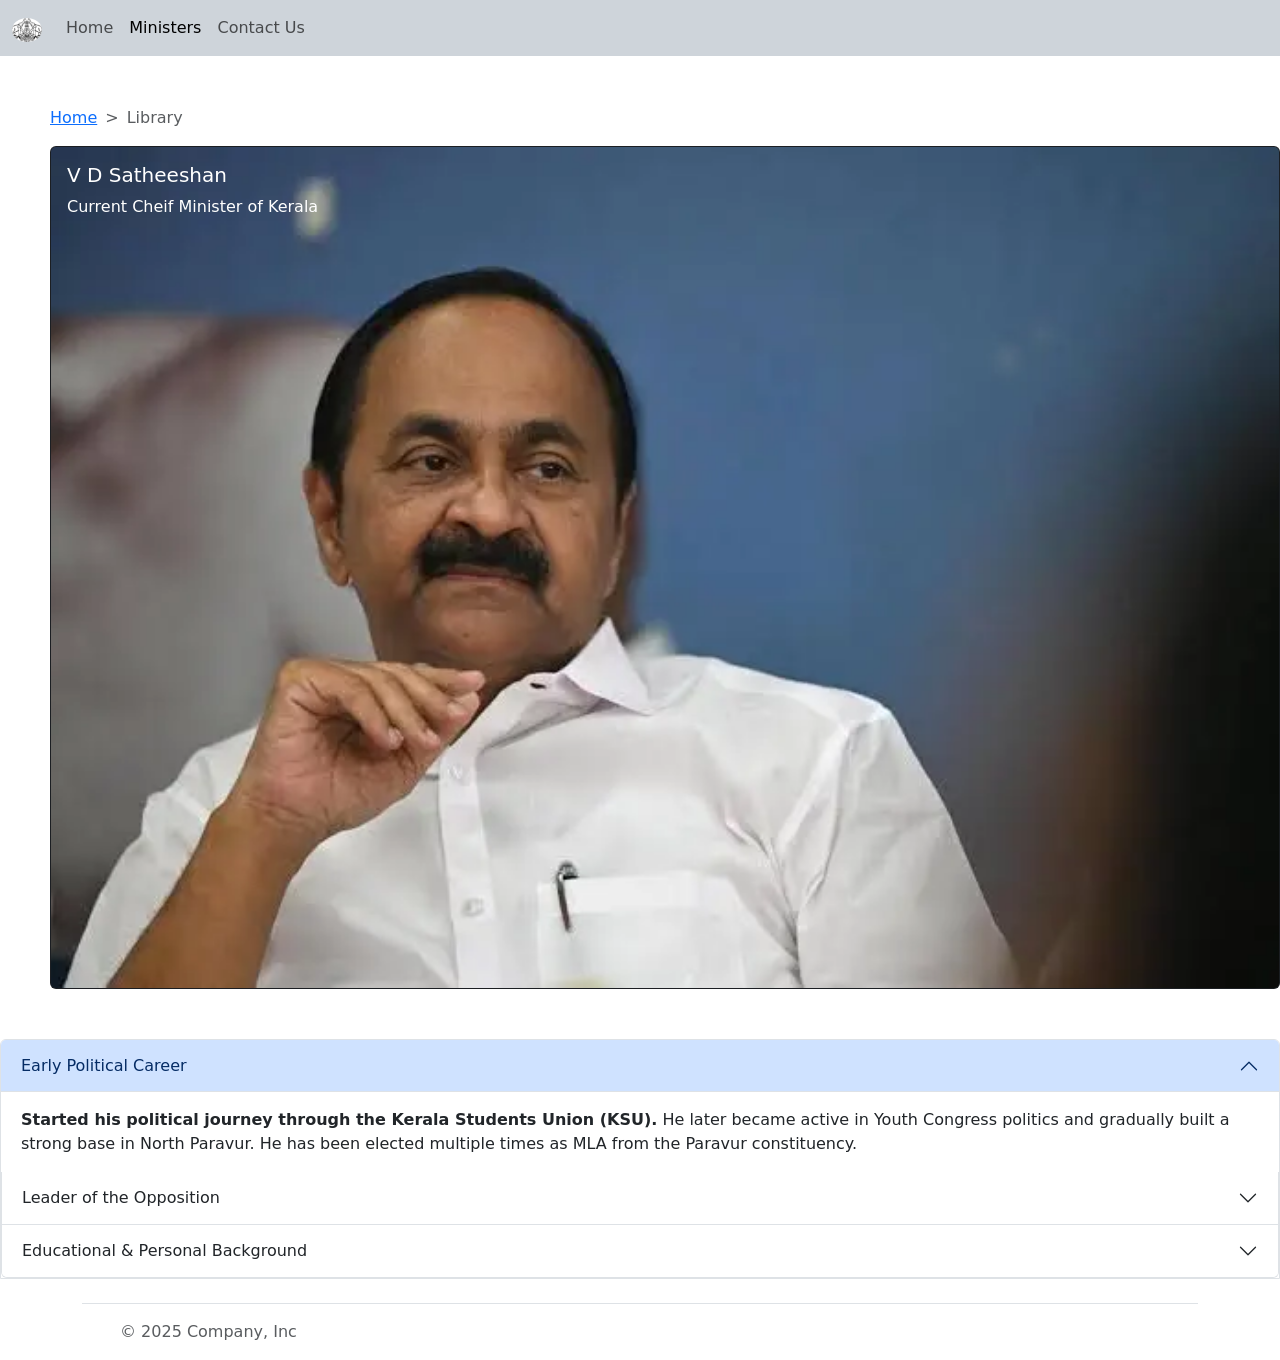
<file: Task/ministerpage/VDsatheeshan.html>
<!DOCTYPE html>
<html lang="en">
<head>
    <meta charset="UTF-8">
    <meta name="viewport" content="width=device-width, initial-scale=1.0">
   <link href="https://cdn.jsdelivr.net/npm/bootstrap@5.3.8/dist/css/bootstrap.min.css" rel="stylesheet" integrity="sha384-sRIl4kxILFvY47J16cr9ZwB07vP4J8+LH7qKQnuqkuIAvNWLzeN8tE5YBujZqJLB" crossorigin="anonymous">
   <link rel="stylesheet" href="./style.css"> 
   <title>VD Satheeshan</title>
</head>
<body>
    
<!-- nav bar -->
 <nav class="navbar navbar-expand-lg bg-dark-subtle">    
  <div class="container-fluid">
    <a class="navbar-brand" href="#"><img src="/Task/keralagov.jpg" alt="Bootstrap" width="30" height="24"></a>
        <button class="navbar-toggler" type="button" data-bs-toggle="collapse" data-bs-target="#navbarSupportedContent" aria-controls="navbarSupportedContent" aria-expanded="false" aria-label="Toggle navigation">
            <span class="navbar-toggler-icon"></span>
        </button>
    <div class="collapse navbar-collapse" id="navbarSupportedContent">
      <ul class="navbar-nav me-auto mb-2 mb-lg-0">
        <li class="nav-item">
          <a class="nav-link " aria-current="page" href="#">Home</a>
        </li>
          <li class="nav-item">
          <a class="nav-link active" href="#">Ministers</a>
        </li>
           </li>
          <li class="nav-item">
          <a class="nav-link" href="/Task/contactuspage/contactus.html">Contact Us</a>
        </li>
      </ul>      
    </div>
   </div>
</nav> 
<!-- breadcrumbs -->
 <nav class="bread-crumb" style="--bs-breadcrumb-divider: '>';" aria-label="breadcrumb">
  <ol class="breadcrumb">
    <li class="breadcrumb-item"><a href="/Task/index.html">Home</a></li>
    <li class="breadcrumb-item active" aria-current="page">Library</li>
  </ol>
</nav>
<!-- Minister Information -->
 <div class="card text-bg-dark">
  <img src="/Task/Ministers/VD satheeshan.webp" class="card-img" alt="...">
  <div class="card-img-overlay">
    <h5 class="card-title">V D Satheeshan</h5>
    <p class="card-text">Current Cheif Minister of Kerala</p>
    
  </div>
</div>
<!-- Information -->
 <div class="accordion" id="accordionExample">
  <div class="accordion-item">
    <h2 class="accordion-header">
      <button class="accordion-button" type="button" data-bs-toggle="collapse" data-bs-target="#collapseOne" aria-expanded="true" aria-controls="collapseOne">
       Early Political Career
      </button>
    </h2>
    <div id="collapseOne" class="accordion-collapse collapse show" data-bs-parent="#accordionExample">
      <div class="accordion-body">
        <strong>Started his political journey through the Kerala Students Union (KSU).</strong> He later became active in Youth Congress politics and gradually built a strong base in North Paravur. He has been elected multiple times as MLA from the Paravur constituency.
    </div>
  </div>
  <div class="accordion-item">
    <h2 class="accordion-header">
      <button class="accordion-button collapsed" type="button" data-bs-toggle="collapse" data-bs-target="#collapseTwo" aria-expanded="false" aria-controls="collapseTwo">
        Leader of the Opposition
      </button>
    </h2>
    <div id="collapseTwo" class="accordion-collapse collapse" data-bs-parent="#accordionExample">
      <div class="accordion-body">
        <strong>Before becoming Chief Minister, V. D. Satheesan served as the Leader of the Opposition in the Kerala Legislative Assembly.</strong> He became known for aggressive debates against the LDF government, especially on corruption allegations, governance failures, and administrative transparency.
      </div>
    </div>
  </div>
  <div class="accordion-item">
    <h2 class="accordion-header">
      <button class="accordion-button collapsed" type="button" data-bs-toggle="collapse" data-bs-target="#collapseThree" aria-expanded="false" aria-controls="collapseThree">
        Educational & Personal Background
      </button>
    </h2>
    <div id="collapseThree" class="accordion-collapse collapse" data-bs-parent="#accordionExample">
      <div class="accordion-body">
        <strong>V. D. Satheesan was born in Ernakulam district, Kerala.</strong> He studied law and has a background in student activism. He is widely recognized for his strong oratory skills and structured parliamentary debates, which significantly increased his visibility in Kerala politics.
      </div>
    </div>
  </div>
</div>
<div class="container"> <footer class="d-flex flex-wrap justify-content-between align-items-center py-3 my-4 border-top"> <div class="col-md-4 d-flex align-items-center"> <a href="/" class="mb-3 me-2 mb-md-0 text-body-secondary text-decoration-none lh-1" aria-label="Bootstrap"> <svg class="bi" width="30" height="24" aria-hidden="true"><use xlink:href="#bootstrap"></use></svg> </a> <span class="mb-3 mb-md-0 text-body-secondary">© 2025 Company, Inc</span> </div> <ul class="nav col-md-4 justify-content-end list-unstyled d-flex"> <li class="ms-3"><a class="text-body-secondary" href="#" aria-label="Instagram"><svg class="bi" width="24" height="24" aria-hidden="true"><use xlink:href="#instagram"></use></svg></a></li> <li class="ms-3"><a class="text-body-secondary" href="#" aria-label="Facebook"><svg class="bi" width="24" height="24"><use xlink:href="#facebook"></use></svg></a></li> </ul> </footer> </div>



   <script src="https://cdn.jsdelivr.net/npm/bootstrap@5.3.8/dist/js/bootstrap.bundle.min.js" integrity="sha384-FKyoEForCGlyvwx9Hj09JcYn3nv7wiPVlz7YYwJrWVcXK/BmnVDxM+D2scQbITxI" crossorigin="anonymous"></script> 
</body>
</html>
</file>
<file: Task/styles.css>
.navbar-brand img{
    border-radius: 50%;
    object-fit: cover;
}
.carousel-item img{
    height: 1000px;
    width: 100%;
   object-fit: cover;
   object-position: center;}
   .container{
    margin-top: 20px;
   }

.minister-heading h3{
    padding-left: 100px;
    margin-top: 20px;
    font-family: 'Gill Sans', 'Gill Sans MT', Calibri, 'Trebuchet MS', sans-serif;
}

  .card img {
    width: 100%;
    height: 200px;          
    object-fit: cover;
    object-position: center top; 
}
  .card{
    margin: 10px;
    transition: 1s;
  }
  .card:hover{
  transform: translateY(-10px);
  }
</file>
<file: Task/ministerpage/style.css>
body{
    margin: 0;
    padding: 0;
    height: 100vh;
    width: 100%;
}
.navbar{
    margin-bottom: 50px;

}
.navbar-brand img{
    border-radius: 50%;
    object-fit: cover;
  
}
.bread-crumb{
    margin-left: 50px;
}
.card
{
    margin-left: 50px;
    margin-bottom: 50px;
 
   
}
.card image{
    
}
</file>
